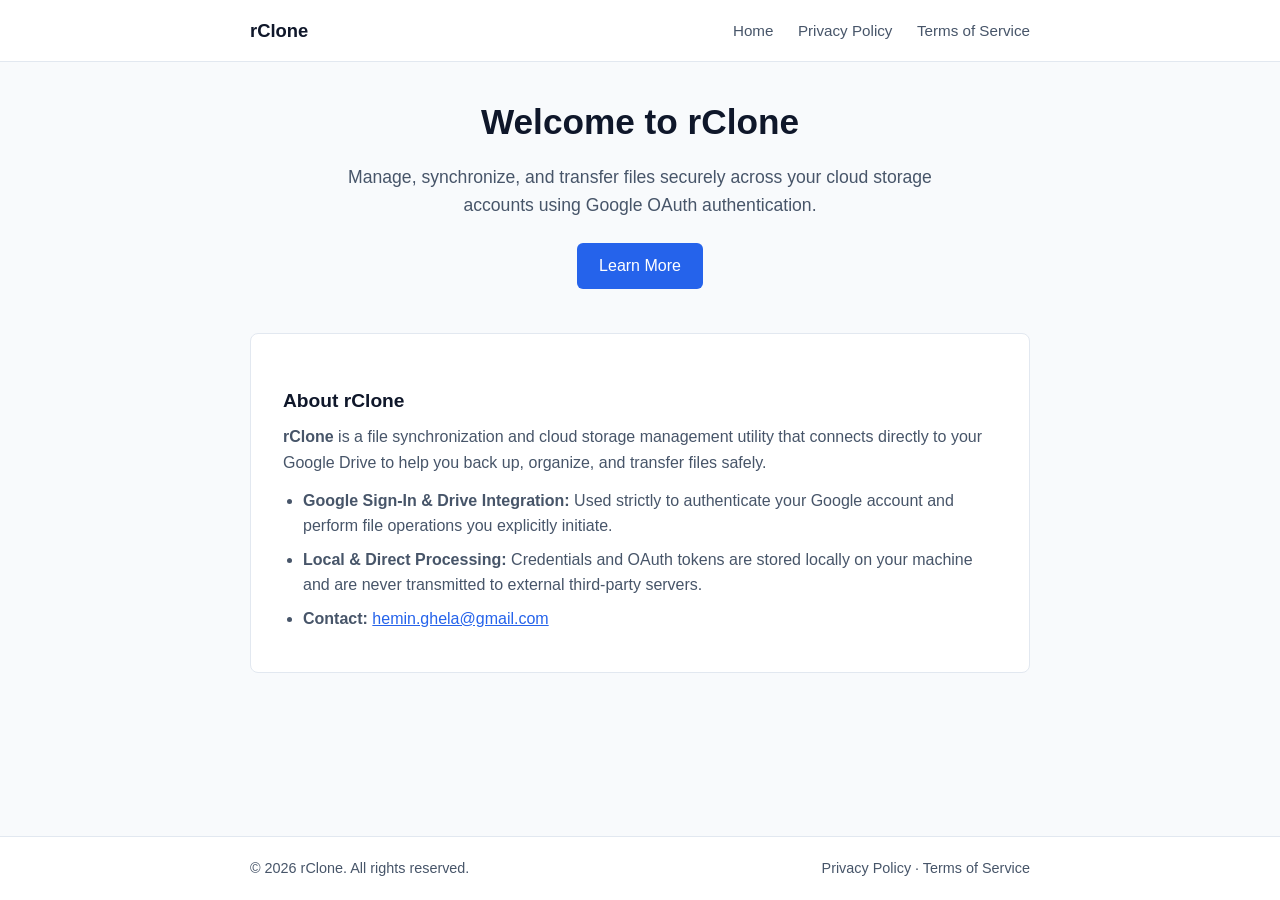
<file: index.html>
<!DOCTYPE html>
<html lang="en">
<head>
  <meta charset="UTF-8">
  <meta name="viewport" content="width=device-width, initial-scale=1.0">
  <title>rClone — Official Home</title>
  <link rel="stylesheet" href="style.css">
</head>
<body>
  <header>
    <div class="container">
      <a href="index.html" class="brand">rClone</a>
      <nav>
        <a href="index.html">Home</a>
        <a href="privacy.html">Privacy Policy</a>
        <a href="terms.html">Terms of Service</a>
      </nav>
    </div>
  </header>

  <main class="container">
    <section class="hero">
      <h1>Welcome to rClone</h1>
      <p class="subtitle">Manage, synchronize, and transfer files securely across your cloud storage accounts using Google OAuth authentication.</p>
      <a href="#features" class="btn">Learn More</a>
    </section>

    <section id="features" class="card">
      <h2>About rClone</h2>
      <p><strong>rClone</strong> is a file synchronization and cloud storage management utility that connects directly to your Google Drive to help you back up, organize, and transfer files safely.</p>
      <ul>
        <li><strong>Google Sign-In & Drive Integration:</strong> Used strictly to authenticate your Google account and perform file operations you explicitly initiate.</li>
        <li><strong>Local & Direct Processing:</strong> Credentials and OAuth tokens are stored locally on your machine and are never transmitted to external third-party servers.</li>
        <li><strong>Contact:</strong> <a href="mailto:hemin.ghela@gmail.com">hemin.ghela@gmail.com</a></li>
      </ul>
    </section>
  </main>

  <footer>
    <div class="container">
      <p>&copy; 2026 rClone. All rights reserved.</p>
      <div class="footer-links">
        <a href="privacy.html">Privacy Policy</a>
        <span>&middot;</span>
        <a href="terms.html">Terms of Service</a>
      </div>
    </div>
  </footer>
</body>
</html>
</file>
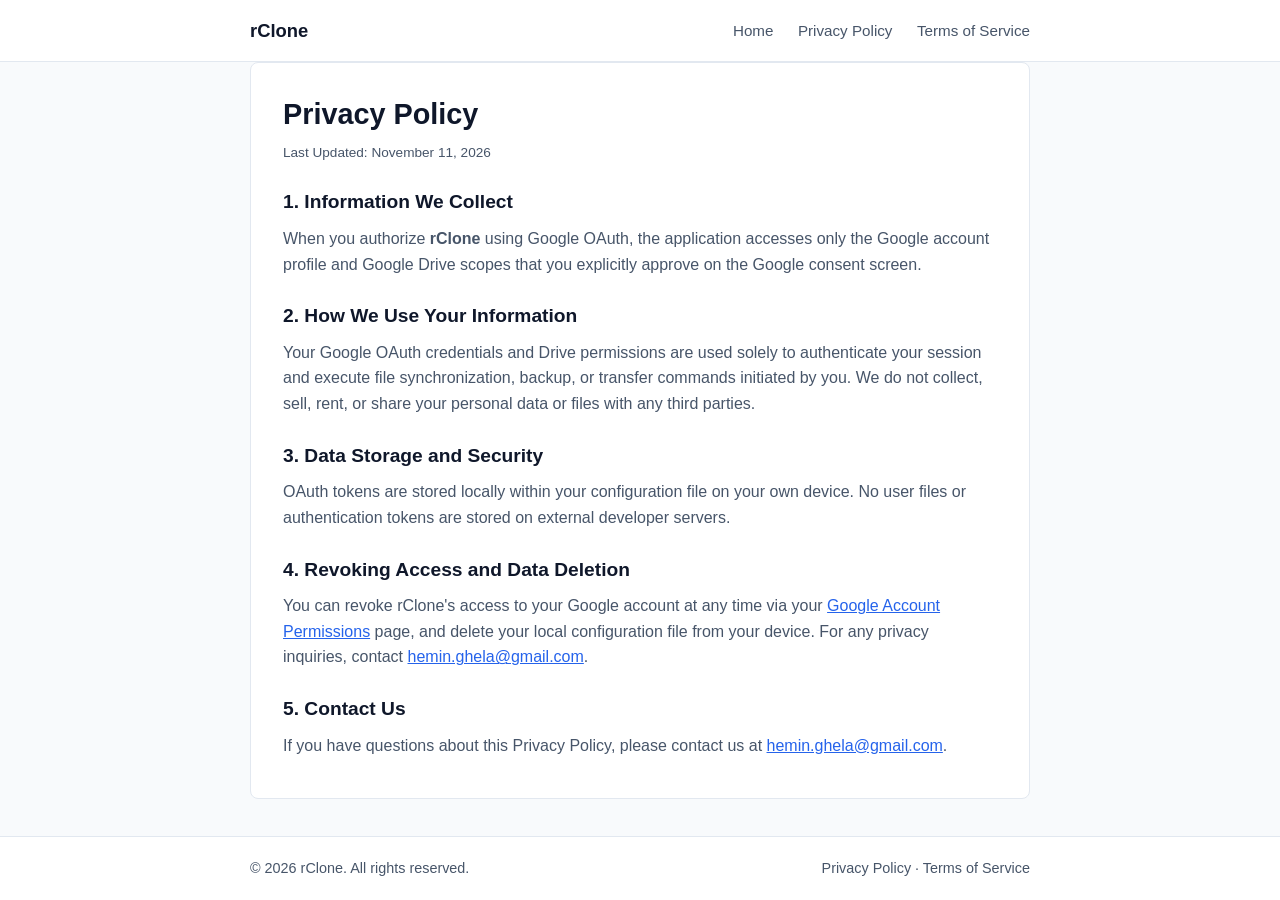
<file: privacy.html>
<!DOCTYPE html>
<html lang="en">
<head>
  <meta charset="UTF-8">
  <meta name="viewport" content="width=device-width, initial-scale=1.0">
  <title>Privacy Policy — rClone</title>
  <link rel="stylesheet" href="style.css">
</head>
<body>
  <header>
    <div class="container">
      <a href="index.html" class="brand">rClone</a>
      <nav>
        <a href="index.html">Home</a>
        <a href="privacy.html">Privacy Policy</a>
        <a href="terms.html">Terms of Service</a>
      </nav>
    </div>
  </header>

  <main class="container">
    <article class="card legal">
      <h1>Privacy Policy</h1>
      <p class="meta">Last Updated: November 11, 2026</p>

      <h2>1. Information We Collect</h2>
      <p>When you authorize <strong>rClone</strong> using Google OAuth, the application accesses only the Google account profile and Google Drive scopes that you explicitly approve on the Google consent screen.</p>

      <h2>2. How We Use Your Information</h2>
      <p>Your Google OAuth credentials and Drive permissions are used solely to authenticate your session and execute file synchronization, backup, or transfer commands initiated by you. We do not collect, sell, rent, or share your personal data or files with any third parties.</p>

      <h2>3. Data Storage and Security</h2>
      <p>OAuth tokens are stored locally within your configuration file on your own device. No user files or authentication tokens are stored on external developer servers.</p>

      <h2>4. Revoking Access and Data Deletion</h2>
      <p>You can revoke rClone's access to your Google account at any time via your <a href="https://myaccount.google.com/permissions" target="_blank" rel="noopener">Google Account Permissions</a> page, and delete your local configuration file from your device. For any privacy inquiries, contact <a href="mailto:hemin.ghela@gmail.com">hemin.ghela@gmail.com</a>.</p>

      <h2>5. Contact Us</h2>
      <p>If you have questions about this Privacy Policy, please contact us at <a href="mailto:hemin.ghela@gmail.com">hemin.ghela@gmail.com</a>.</p>
    </article>
  </main>

  <footer>
    <div class="container">
      <p>&copy; 2026 rClone. All rights reserved.</p>
      <div class="footer-links">
        <a href="privacy.html">Privacy Policy</a>
        <span>&middot;</span>
        <a href="terms.html">Terms of Service</a>
      </div>
    </div>
  </footer>
</body>
</html>
</file>
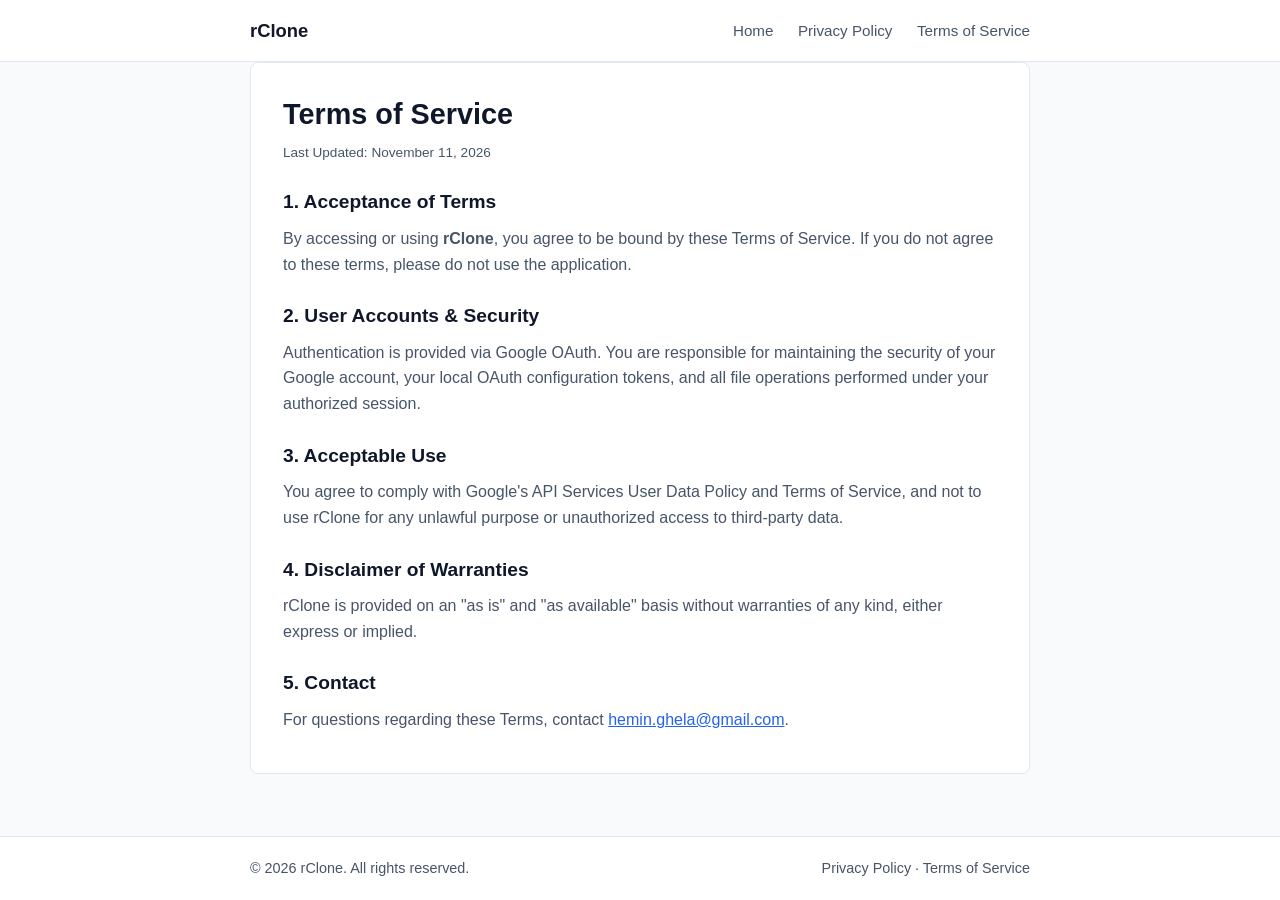
<file: terms.html>
<!DOCTYPE html>
<html lang="en">
<head>
  <meta charset="UTF-8">
  <meta name="viewport" content="width=device-width, initial-scale=1.0">
  <title>Terms of Service — rClone</title>
  <link rel="stylesheet" href="style.css">
</head>
<body>
  <header>
    <div class="container">
      <a href="index.html" class="brand">rClone</a>
      <nav>
        <a href="index.html">Home</a>
        <a href="privacy.html">Privacy Policy</a>
        <a href="terms.html">Terms of Service</a>
      </nav>
    </div>
  </header>

  <main class="container">
    <article class="card legal">
      <h1>Terms of Service</h1>
      <p class="meta">Last Updated: November 11, 2026</p>

      <h2>1. Acceptance of Terms</h2>
      <p>By accessing or using <strong>rClone</strong>, you agree to be bound by these Terms of Service. If you do not agree to these terms, please do not use the application.</p>

      <h2>2. User Accounts & Security</h2>
      <p>Authentication is provided via Google OAuth. You are responsible for maintaining the security of your Google account, your local OAuth configuration tokens, and all file operations performed under your authorized session.</p>

      <h2>3. Acceptable Use</h2>
      <p>You agree to comply with Google's API Services User Data Policy and Terms of Service, and not to use rClone for any unlawful purpose or unauthorized access to third-party data.</p>

      <h2>4. Disclaimer of Warranties</h2>
      <p>rClone is provided on an "as is" and "as available" basis without warranties of any kind, either express or implied.</p>

      <h2>5. Contact</h2>
      <p>For questions regarding these Terms, contact <a href="mailto:hemin.ghela@gmail.com">hemin.ghela@gmail.com</a>.</p>
    </article>
  </main>

  <footer>
    <div class="container">
      <p>&copy; 2026 rClone. All rights reserved.</p>
      <div class="footer-links">
        <a href="privacy.html">Privacy Policy</a>
        <span>&middot;</span>
        <a href="terms.html">Terms of Service</a>
      </div>
    </div>
  </footer>
</body>
</html>
</file>
<file: style.css>
:root {
  --bg: #f8fafc;
  --surface: #ffffff;
  --text: #0f172a;
  --muted: #475569;
  --primary: #2563eb;
  --primary-hover: #1d4ed8;
  --border: #e2e8f0;
}

* {
  box-sizing: border-box;
  margin: 0;
  padding: 0;
}

body {
  font-family: -apple-system, BlinkMacSystemFont, "Segoe UI", Roboto, sans-serif;
  background-color: var(--bg);
  color: var(--text);
  line-height: 1.6;
  display: flex;
  flex-direction: column;
  min-height: 100vh;
}

.container {
  width: 100%;
  max-width: 820px;
  margin: 0 auto;
  padding: 0 20px;
}

header {
  background: var(--surface);
  border-bottom: 1px solid var(--border);
  padding: 16px 0;
}

header .container {
  display: flex;
  justify-content: space-between;
  align-items: center;
  flex-wrap: wrap;
  gap: 12px;
}

.brand {
  font-weight: 700;
  font-size: 1.15rem;
  color: var(--text);
  text-decoration: none;
}

nav a {
  color: var(--muted);
  text-decoration: none;
  margin-left: 20px;
  font-size: 0.95rem;
}

nav a:hover {
  color: var(--primary);
}

main {
  flex: 1;
  padding: 40px 20px;
}

.hero {
  text-align: center;
  padding: 32px 0 44px;
}

.hero h1 {
  font-size: 2.2rem;
  margin-bottom: 12px;
}

.subtitle {
  color: var(--muted);
  font-size: 1.1rem;
  max-width: 600px;
  margin: 0 auto 24px;
}

.btn {
  display: inline-block;
  background: var(--primary);
  color: #ffffff;
  padding: 10px 22px;
  border-radius: 6px;
  text-decoration: none;
  font-weight: 500;
}

.btn:hover {
  background: var(--primary-hover);
}

.card {
  background: var(--surface);
  border: 1px solid var(--border);
  border-radius: 8px;
  padding: 28px 32px;
}

.card h1 {
  font-size: 1.8rem;
  margin-bottom: 4px;
}

.card h2 {
  font-size: 1.2rem;
  margin-top: 24px;
  margin-bottom: 8px;
}

.card p, .card ul {
  color: var(--muted);
  margin-bottom: 12px;
}

.card ul {
  padding-left: 20px;
}

.card li {
  margin-bottom: 8px;
}

.card a {
  color: var(--primary);
}

.meta {
  font-size: 0.85rem;
  color: var(--muted);
  margin-bottom: 20px !important;
}

footer {
  border-top: 1px solid var(--border);
  background: var(--surface);
  padding: 20px 0;
  font-size: 0.9rem;
  color: var(--muted);
}

footer .container {
  display: flex;
  justify-content: space-between;
  align-items: center;
  flex-wrap: wrap;
  gap: 10px;
}

.footer-links a {
  color: var(--muted);
  text-decoration: none;
}

.footer-links a:hover {
  text-decoration: underline;
}
</file>
